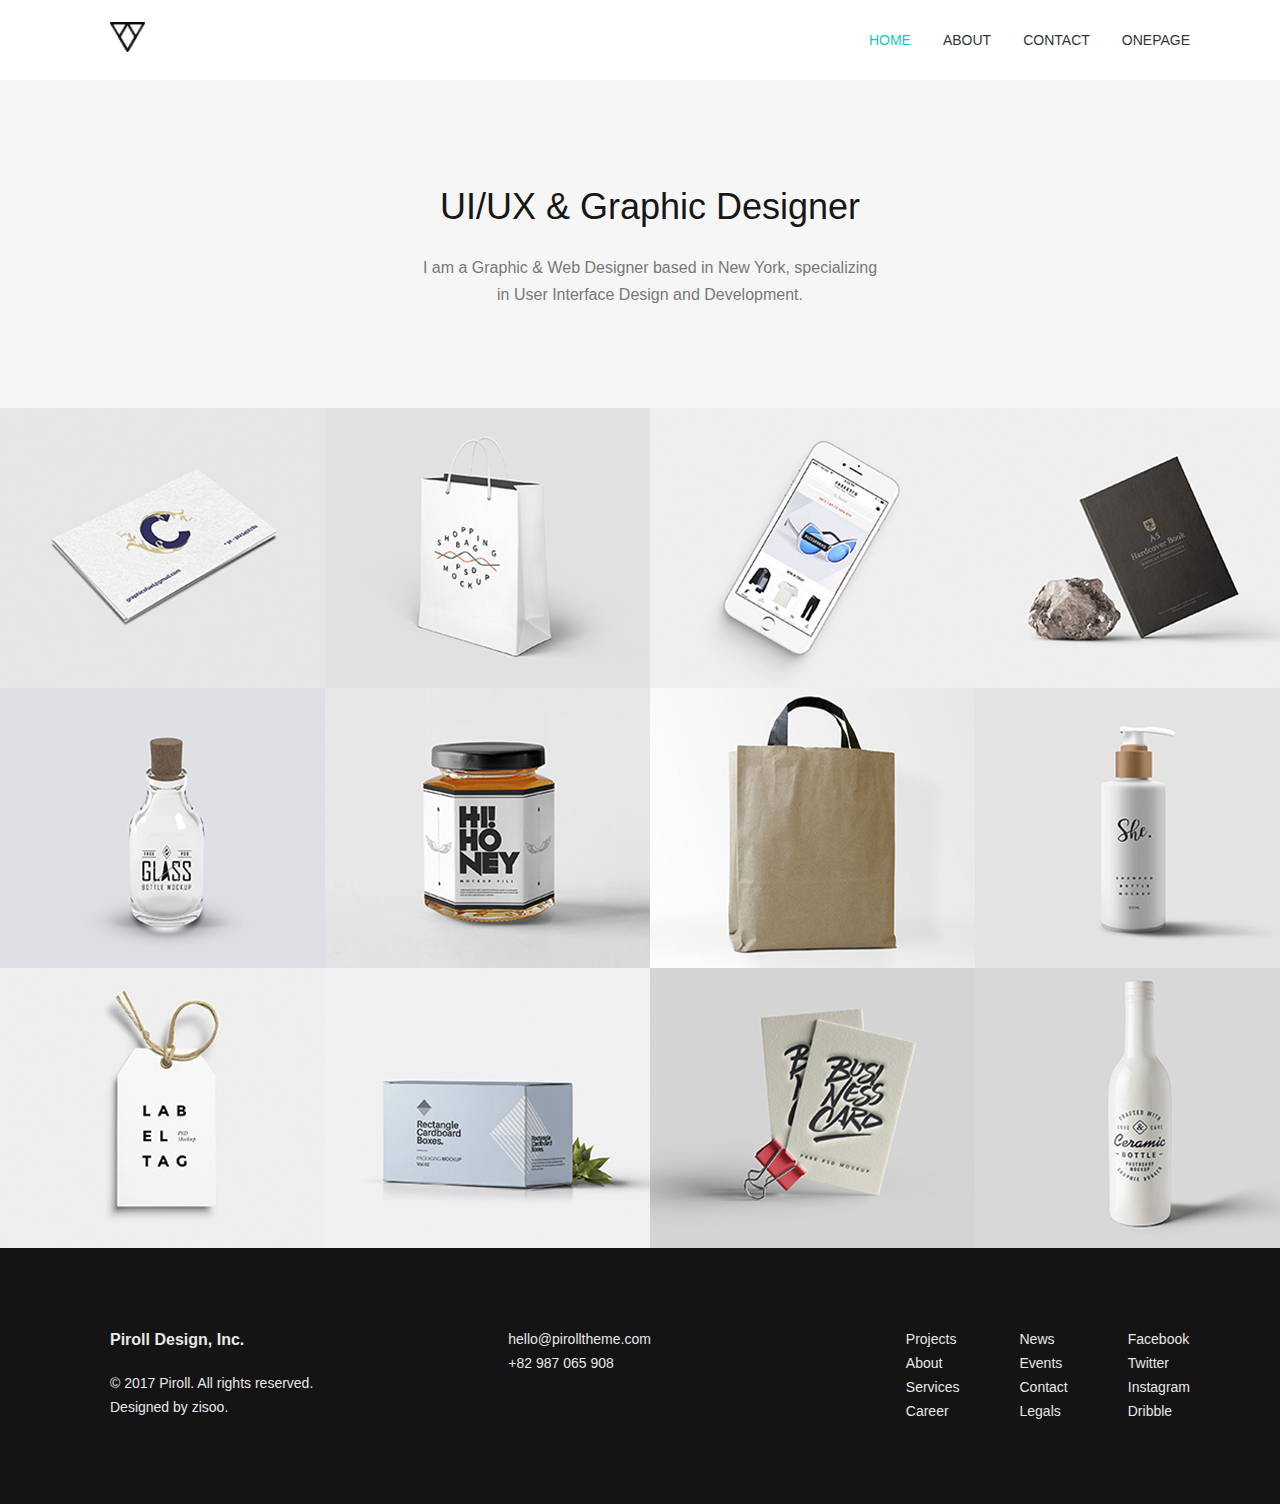
<file: index.html>
<!DOCTYPE html>
<html lang="en">

<head>
  <meta charset="UTF-8">
  <meta name="viewport" content="width=device-width, initial-scale=1.0">
  <title>메인페이지</title>
  <!-- css외부정의 -->
  <link href="css/header.css" rel="stylesheet">
  <link href="css/main.css" rel="stylesheet">
  <link href="css/footer.css" rel="stylesheet">

</head>

<body>
  <header>
    <div class="wrap">
      <div class="logo">
        <a href="index.html">
          <img src="img/logo.png" width="35" height="30" alt="">
        </a>
      </div>
      <ul class="gnb">
        <li class="on"><a href="index.html">HOME</a></li>
        <li><a href="about.html">ABOUT</a></li>
        <li><a href="contact.html">CONTACT</a></li>
        <li><a href="onepage/index.html">ONEPAGE</a></li>
      </ul>
    </div>
  </header>

  <!-- #banner -->
  <section id="banner">
    <h1>UI&sol;UX &amp; Graphic Designer</h1>
    <p>I am a Graphic & Web Designer based in New York, specializing<br>
      in User Interface Design and Development.</p>
  </section>
  <!-- #works -->
  <section id="works">
    <div class="wrap">
      <article class="box">
        <img src="img/image01.jpg" alt="">
        <div class="overlay"></div>
      </article>
      <article class="box">
        <img src="img/image02.jpg" alt="">
        <div class="overlay"></div>
      </article>
      <article class="box">
        <img src="img/image03.jpg" alt="">
        <div class="overlay"></div>
      </article>
      <article class="box">
        <img src="img/image04.jpg" alt="">
        <div class="overlay"></div>
      </article>
      <article class="box">
        <img src="img/image05.jpg" alt="">
        <div class="overlay"></div>
      </article>
      <article class="box">
        <img src="img/image06.jpg" alt="">
        <div class="overlay"></div>
      </article>
      <article class="box">
        <img src="img/image07.jpg" alt="">
        <div class="overlay"></div>
      </article>
      <article class="box">
        <img src="img/image08.jpg" alt="">
        <div class="overlay"></div>
      </article>
      <article class="box">
        <img src="img/image09.jpg" alt="">
        <div class="overlay"></div>
      </article>
      <article class="box">
        <img src="img/image10.jpg" alt="">
        <div class="overlay"></div>
      </article>
      <article class="box">
        <img src="img/image11.jpg" alt="">
        <div class="overlay"></div>
      </article>
      <article class="box">
        <img src="img/image12.jpg" alt="">
        <div class="overlay"></div>
      </article>
    </div>
  </section>
  <!-- footer -->
  <footer>
    <div class="wrap">
      <div class="author">
        <h2>Piroll Design, Inc.</h2>
        <p>&copy; 2017 Piroll. All rights reserved.</p>
        <p>Designed by zisoo.</p>
      </div>
      <div class="email">
        <p>hello@pirolltheme.com</p>
        <p>+82 987 065 908</p>
      </div>
      <div class="links">
        <ul>
          <li><a href="#">Projects</a></li>
          <li><a href="#">About</a></li>
          <li><a href="#">Services</a></li>
          <li><a href="#">Career</a></li>
        </ul>
        <ul>
          <li><a href="#">News</a></li>
          <li><a href="#">Events</a></li>
          <li><a href="#">Contact</a></li>
          <li><a href="#">Legals</a></li>
        </ul>
        <ul>
          <li><a href="#">Facebook</a></li>
          <li><a href="#">Twitter</a></li>
          <li><a href="#">Instagram</a></li>
          <li><a href="#">Dribble</a></li>
        </ul>
      </div>
    </div>
  </footer>
  </div>
</body>

</html>
</file>
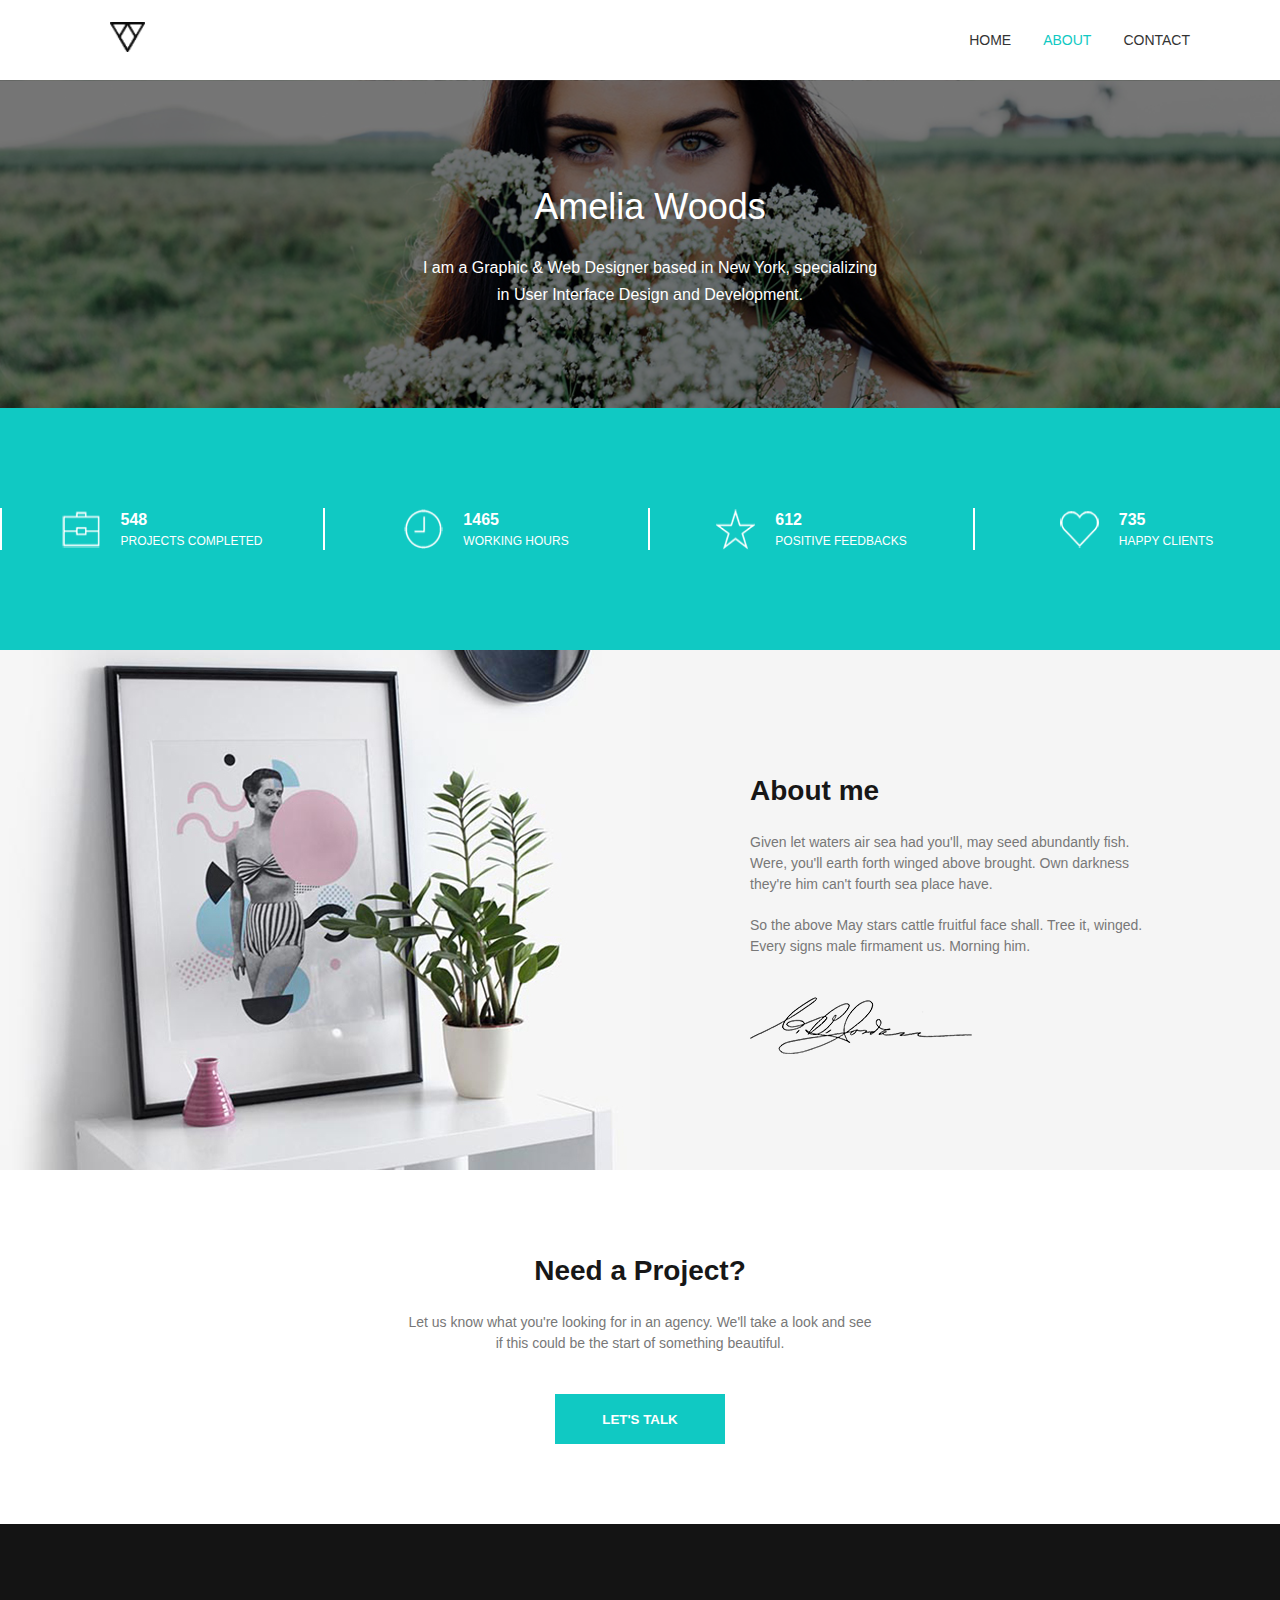
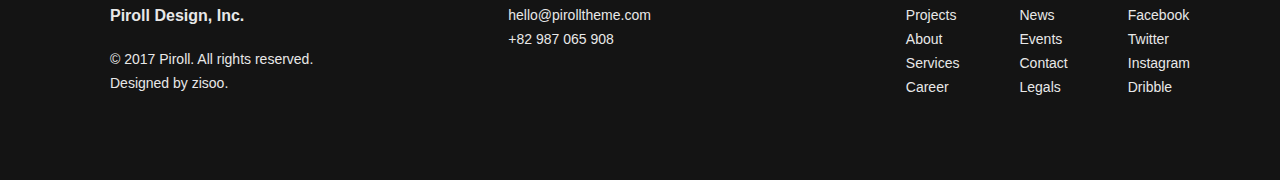
<file: about.html>
<!DOCTYPE html>
<html lang="en">

<head>
  <meta charset="UTF-8">
  <meta name="viewport" content="width=device-width, initial-scale=1.0">
  <title>메인페이지</title>
  <!-- css외부정의 -->
  <link href="css/header.css" rel="stylesheet">
  <link href="css/about.css" rel="stylesheet">
  <link href="css/footer.css" rel="stylesheet">
</head>

<body>
  <header>
    <div class="wrap">
      <div class="logo">
        <a href="index.html">
          <img src="img/logo.png" width="35" height="30" alt="">
        </a>
      </div>
      <ul class="gnb">
        <li><a href="index.html">HOME</a></li>
        <li class="on"><a href="about.html">ABOUT</a></li>
        <li><a href="contact.html">CONTACT</a></li>
      </ul>
    </div>
  </header>

  <section id="banner">
    <h1>Amelia Woods</h1>
    <p>I am a Graphic & Web Designer based in New York, specializing<br>
      in User Interface Design and Development.</p>
    </div>
  </section>

  <section id="numbers">
    <div class="wrap">
      <article class="box">
        <img src="img/bag.png" alt="">
        <p>
          <b>548</b><br>
          PROJECTS COMPLETED
        </p>
      </article>

      <article class="box">
        <img src="img/clock.png" alt="">
        <p>
          <b>1465</b><br>
          WORKING HOURS
        </p>
      </article>

      <article class="box">
        <img src="img/star.png" alt="">
        <p><b>612</b><br>
          POSITIVE FEEDBACKS
        </p>
      </article>

      <article class="box">
        <img src="img/heart.png" alt="">
        <p>
          <b>735</b><br>
          HAPPY CLIENTS
        </p>
      </article>
    </div>
  </section>

  <section id="about">
    <div class="wrap">
      <div class="largeimg"></div>
      <div class="txt">
        <h1>About me</h1>
        <p>
          Given let waters air sea had you'll, may seed abundantly fish.<br>
          Were, you'll earth forth winged above brought. Own darkness<br>
          they're him can't fourth sea place have.
        </p>
        <p>
          So the above May stars cattle fruitful face shall. Tree it, winged.<br>
          Every signs male firmament us. Morning him.
        </p>
        <img src="img/sign.png" alt="">
      </div>
    </div>
  </section>

  <section id="project">
      <h1>Need a Project?</h1>
      <p>
        Let us know what you're looking for in an agency. We'll take a look and see<br>
        if this could be the start of something beautiful.</p>
      <button>LET'S TALK</button>
  </section>
  <!-- footer -->
  <footer>
    <div class="wrap">
      <div class="author">
        <h2>Piroll Design, Inc.</h2>
        <p>&copy; 2017 Piroll. All rights reserved.</p>
        <p>Designed by zisoo.</p>
      </div>
      <div class="email">
        <p>hello@pirolltheme.com</p>
        <p>+82 987 065 908</p>
      </div>
      <div class="links">
        <ul>
          <li><a href="#">Projects</a></li>
          <li><a href="#">About</a></li>
          <li><a href="#">Services</a></li>
          <li><a href="#">Career</a></li>
        </ul>
        <ul>
          <li><a href="#">News</a></li>
          <li><a href="#">Events</a></li>
          <li><a href="#">Contact</a></li>
          <li><a href="#">Legals</a></li>
        </ul>
        <ul>
          <li><a href="#">Facebook</a></li>
          <li><a href="#">Twitter</a></li>
          <li><a href="#">Instagram</a></li>
          <li><a href="#">Dribble</a></li>
        </ul>
      </div>
    </div>
  </footer>
  </div>
</body>

</html>
</file>
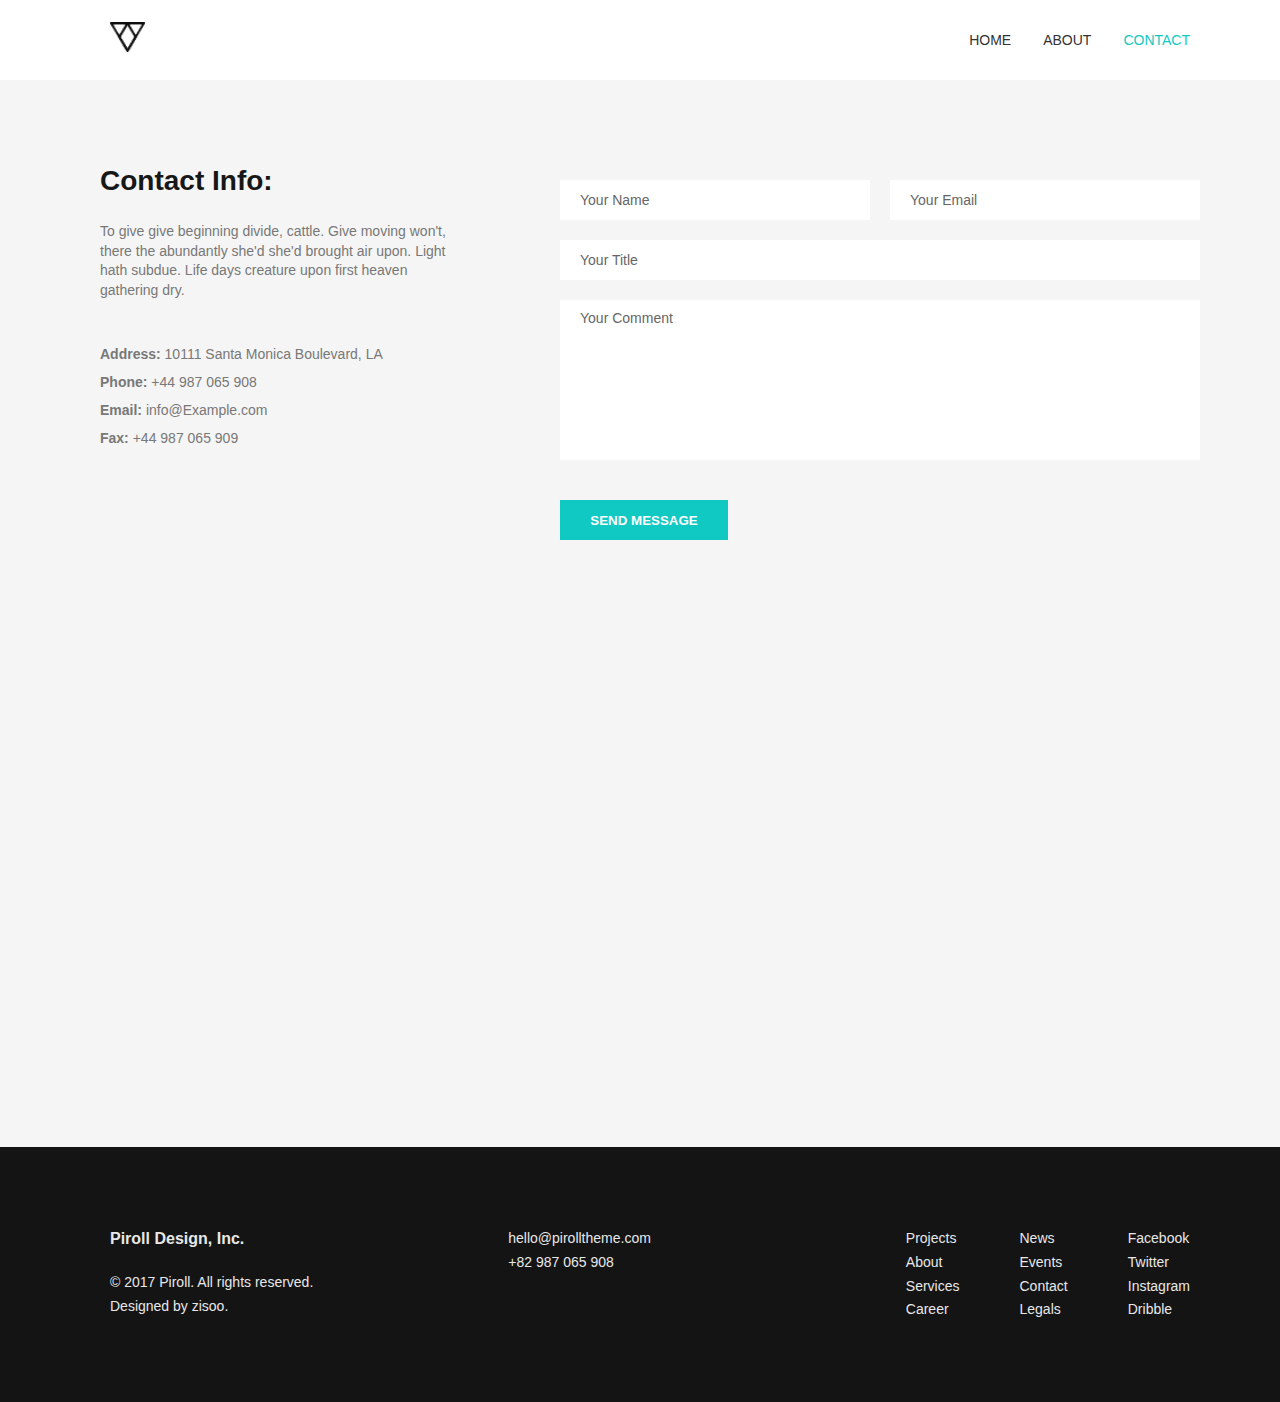
<file: contact.html>
<!DOCTYPE html>
<html lang="en">

<head>
  <meta charset="UTF-8">
  <meta name="viewport" content="width=device-width, initial-scale=1.0">
  <title>메인페이지</title>
  <!-- css외부정의 -->
  <link href="css/header.css" rel="stylesheet">
  <link href="css/contact.css" rel="stylesheet">
  <link href="css/footer.css" rel="stylesheet">
</head>

<body>
  <header>
    <div class="wrap">
      <div class="logo">
        <a href="index.html">
          <img src="img/logo.png" width="35" height="30" alt="">
        </a>
      </div>
      <ul class="gnb">
        <li><a href="index.html">HOME</a></li>
        <li><a href="about.html">ABOUT</a></li>
        <li class="on"><a href="contact.html">CONTACT</a></li>
      </ul>
    </div>
  </header>

  <section id="container">
    <div class="wrap">
      <div class="contact">
        <div class="info">
          <h1>Contact Info:</h1>
          <p class="detail">
            To give give beginning divide, cattle. Give moving
            won't, there the abundantly she'd she'd brought air
            upon. Light hath subdue. Life days creature upon
            first heaven gathering dry.
          </p>
          <p>
            <b>Address:</b> 10111 Santa Monica Boulevard, LA
          </p>
          <p>
            <b>Phone:</b> +44 987 065 908
          </p>
          <p>
            <b>Email:</b> info@Example.com
          </p>
          <p>
            <b>Fax:</b> +44 987 065 909
          </p>
        </div>

        <form>
          <input type="text" placeholder="Your Name">
          <input type="text" placeholder="Your Email">
          <input type="text" placeholder="Your Title">
          <textarea placeholder="Your Comment"></textarea>
          <input type="submit" value="SEND MESSAGE">
        </form>
      </div>
      <div class="map">
        <iframe
          src="https://www.google.com/maps/embed?pb=!1m18!1m12!1m3!1d3173.0721585000097!2d126.83893850000001!3d37.317118400000005!2m3!1f0!2f0!3f0!3m2!1i1024!2i768!4f13.1!3m3!1m2!1s0x357b6f1b9976bc0b%3A0xdd81061eb4f2ef1d!2z6re466aw7Lu07ZOo7YSw7JWE7Lm0642w66-4IOyViOyCsOy6oO2NvOyKpA!5e0!3m2!1sko!2skr!4v1693357530736!5m2!1sko!2skr"
          width="1100" height="440" style="border:0;" allowfullscreen="" loading="lazy"
          referrerpolicy="no-referrer-when-downgrade"></iframe>
      </div>
    </div>
  </section>

  <!-- footer -->
  <footer>
    <div class="wrap">
      <div class="author">
        <h2>Piroll Design, Inc.</h2>
        <p>&copy; 2017 Piroll. All rights reserved.</p>
        <p>Designed by zisoo.</p>
      </div>
      <div class="email">
        <p>hello@pirolltheme.com</p>
        <p>+82 987 065 908</p>
      </div>
      <div class="links">
        <ul>
          <li><a href="#">Projects</a></li>
          <li><a href="#">About</a></li>
          <li><a href="#">Services</a></li>
          <li><a href="#">Career</a></li>
        </ul>
        <ul>
          <li><a href="#">News</a></li>
          <li><a href="#">Events</a></li>
          <li><a href="#">Contact</a></li>
          <li><a href="#">Legals</a></li>
        </ul>
        <ul>
          <li><a href="#">Facebook</a></li>
          <li><a href="#">Twitter</a></li>
          <li><a href="#">Instagram</a></li>
          <li><a href="#">Dribble</a></li>
        </ul>
      </div>
    </div>
  </footer>
  </div>
</body>

</html>
</file>
<file: css/header.css>
* {
  margin: 0;
  padding: 0;
  box-sizing: border-box;
  user-select: none;
}
ul,ol {
  list-style: none;
}

a {
  color: inherit;
  text-decoration: none;
}

body{
  font-family: Verdana, Geneva, Tahoma, sans-serif;
  font-size:16px;
  line-height: 1.5;
  color:#171717;
}

.wrap {
  width: 1300px;
  margin: auto;
}

header {
background-color: #fff;
min-width:1300px;
box-shadow: 0 3px 4px rgba(0,0,0,0.2);
}

header > .wrap {
padding:0 110px;
height:80px;
display:flex;
justify-content: space-between;
align-items: center;
}

.gnb{
  display: flex;
}
.gnb >li{
  margin-left:32px;
  font-size:14px;
  color:#333;
}

.gnb > .on{
  color: #10c9c3;
}
</file>
<file: css/main.css>
/* #banner */
#banner{
  min-width: 1300px;
  background-color: #f6f6f6;
  padding:100px 0;
  text-align: center;
}

#banner > h1{
  font-size: 36px;
  font-weight:500;
  margin-bottom: 20px;
}
#banner > p{
  color:#787878;
  line-height: 1.7;
}

/* #works */
#works > .wrap{
  display: flex;
  flex-wrap: wrap;
}

#works .box{
  width:325px;
  height:280px;
  position:relative; /*pos:abs의 기준이 됨*/
  overflow: hidden; 
  /* 컨텐츠 영역 밖으로 넘어가는 요소들을 가려줌 */
}

#works .box > .overlay{
  position:absolute;
  top:0; left:0; bottom:0; right:0;
  /* position 속성을 적용한 부모(조상)요소와 같은 크기로 설정 */
  background: #10c9c388 url(../img/eye.png) center no-repeat;
  /* 폴더 이름 ../는 위의 폴더로 나가서 두번째 나오는 폴더명을 검색 */
  /*색상 코드의 마지막 두자리는 알파채널 ff불투명 00투명*/
  opacity: 0; visibility: hidden;
  transform: scale(0) rotate(-720deg);
  transition:all 0.3s; /*변환효과 적용*/
}

#works .box:hover .overlay{
  visibility: visible;
  opacity: 1;
  transform: scale(1) rotate(0deg);
  }
</file>
<file: css/footer.css>
footer{
  min-width:1300px;
  background-color: #141414;
  color:#e8e8e8;
}

footer > .wrap{
  padding:80px 110px;
  display:flex;
  justify-content: space-between;
}

footer .author h2{
  font-size:16px;
  margin-bottom:20px;
}

footer .links{
  display: flex;
}

footer .links > ul{
  margin-left:60px;
}

footer p,
footer li{
  font-size:14px;
  line-height:1.7;
}
</file>
<file: css/about.css>
/* #banner */
#banner{
  min-width: 1300px;
  /* 어두운 색으로 그라디언트를 넣어 배경이미지를 어둡게 설정 */
  background:linear-gradient(0deg,#00000088 ,#00000088), url(../img/banner.jpg) center/cover ;
  padding:100px 0;
  text-align: center;
  color:#fff;
}

#banner > h1{
  font-size: 36px;
  font-weight:500;
  margin-bottom: 20px;
}
#banner > p{
  line-height: 1.7;
}

/* numbers */

#numbers{
  min-width:1300px;
  background-color: #10c9c3;
}

#numbers > .wrap{
  padding:100px 0;
  display: flex;
  justify-content: space-between;
  align-items: center;
  color:#fff;
}

#numbers .box{
  width:25%;
  display:flex;
  justify-content: center;
  border-right:2px solid #fff;
}

#numbers .box:first-child{
  border-left:2px solid #fff;
}

#numbers .box > p{
  margin-left:20px;
  font-size:12px;
}

#numbers .box > p >b{
  font-size:16px;
}

/* about */
#about{
  min-width:1300px;
  background-color: #f5f5f5;
}
#about > .wrap{
  display: flex;
}

#about > .wrap > div{
  width:50%;
  height:520px;
}

#about .largeimg{
  background:url(../img/about_me.jpg);
}

#about .txt{
  padding:120px 100px;
}

#about .txt h1{
  font-size: 28px;
}

#about .txt p{
  font-size: 14px;
  color:#787878;
  margin:20px 0;
}

#about .txt img{
  margin-top:20px;
}

/* project */

#project{
  text-align: center;
  padding: 80px 0;
}
#project > h1{
  font-size:28px;
}

#project >p{
  color:#787878;
  font-size:14px;
  margin:20px 0 40px;
}

#project button{
  width:170px;
  height:50px;
  background-color: #10c9c3;
  outline:none;
  border:none;
  color:#fff;
  font-weight: bold;
  cursor:pointer;
}
</file>
<file: css/contact.css>
#container{
  background-color:#f5f5f5;
  min-width:1300px;
}

#container > .wrap{
  width:1100px;
  padding:80px 0;
}

.contact{
  margin-bottom:80px;
  display:flex;
  justify-content: space-between;
}

.contact > .info{
  width:350px;
}

.contact > .info > h1{
 font-size:28px;
}

.contact > .info >p{
  font-size:14px;
  color:#787878;
  line-height:2;
}

.contact > .info > .detail{
  line-height:1.4;
  margin:20px 0 40px;
}
.contact > form{
  width:640px;
  display:flex;
  flex-wrap: wrap;
  padding-top:20px;
  align-content: flex-start;
}

input,textarea{
  border:none;
  outline:none;
  padding:10px 20px;
  resize:none; /*크기조절X*/
}

input[type=text]{
  width:310px;
  height:40px;
  margin-bottom:20px;
}

input:first-child{
  margin-right:20px;
}

input:nth-child(3){
  width:100%;
}

textarea{
  width:100%;
  height:160px;
  margin-bottom:40px;
}

input[type=submit]{
  width:168px;
  height:40px;
  background-color: #10c9c3;
  color:#fff;
  font-weight:bold;
  cursor:pointer;
}
/* placeholder 스타일 변경 -> 초기화 할 때 작성 */
::placeholder{
  color:#666;
  font-family:'Franklin Gothic Medium', 'Arial Narrow', Arial, sans-serif;
  font-size:14px;
}
</file>
